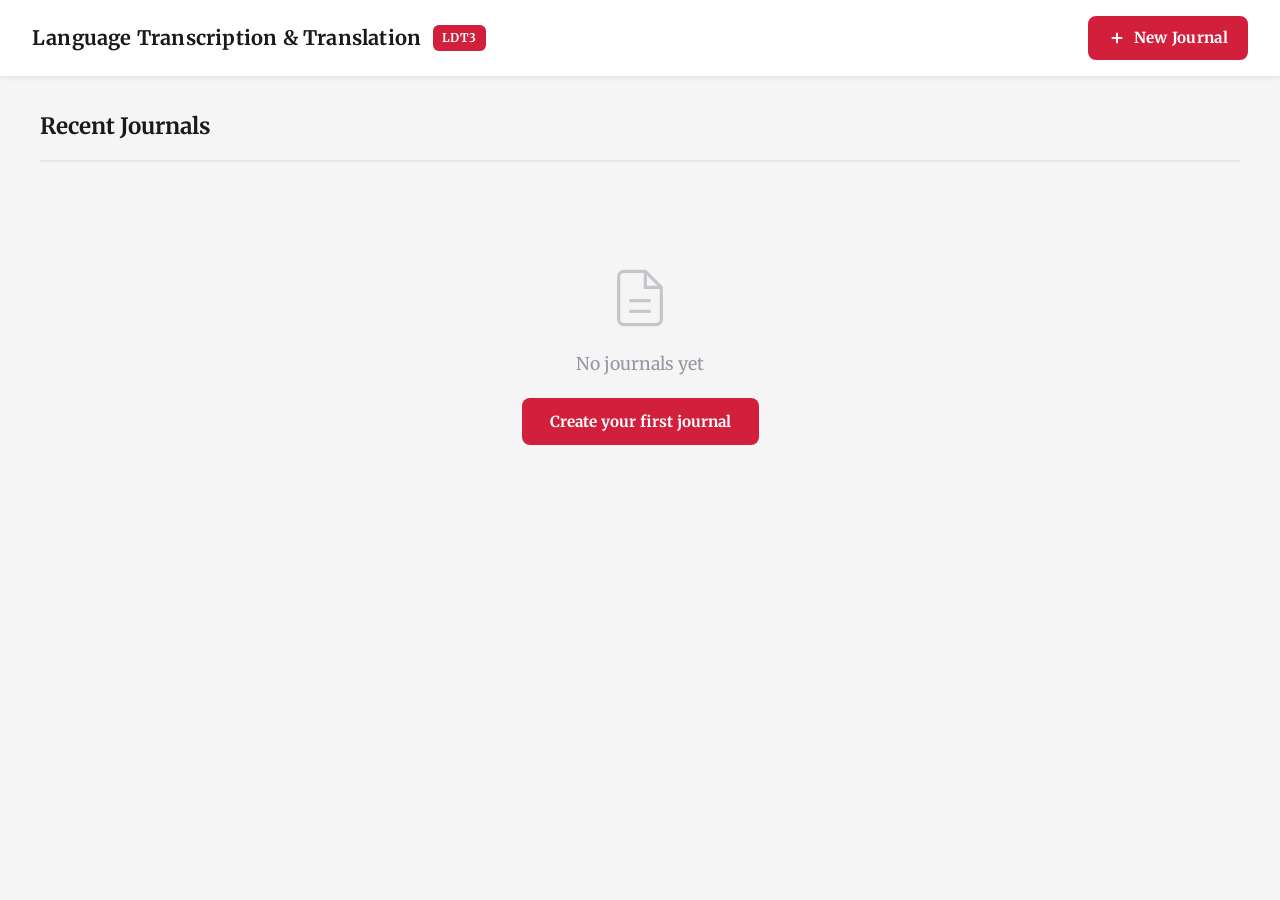
<file: index.html>
<!DOCTYPE html>
<html lang="en">
<head>
    <meta charset="UTF-8">
    <meta name="viewport" content="width=device-width, initial-scale=1.0">
    <title>LDT3 - Language Transcription & Translation</title>
    <link rel="stylesheet" href="home.css">
    <link rel="preconnect" href="https://fonts.googleapis.com">
    <link rel="preconnect" href="https://fonts.gstatic.com" crossorigin>
    <link href="https://fonts.googleapis.com/css2?family=Merriweather:wght@300;400;700&display=swap" rel="stylesheet">
</head>
<body>
    <header class="top-bar">
        <div class="top-bar-left">
            <h1 class="app-title">Language Transcription &amp; Translation</h1>
            <span class="app-badge">LDT3</span>
        </div>
        <div class="top-bar-right">
            <a href="journal.html" class="new-journal-btn">
                <svg viewBox="0 0 24 24" fill="none" stroke="currentColor" stroke-width="2.5">
                    <line x1="12" y1="5" x2="12" y2="19"></line>
                    <line x1="5" y1="12" x2="19" y2="12"></line>
                </svg>
                New Journal
            </a>
        </div>
    </header>

    <main class="main-container">
        <div class="section-header">
            <h2 class="section-title">Recent Journals</h2>
            <span class="section-count" id="section-count"></span>
        </div>

        <div class="journal-grid" id="journal-grid"></div>

        <div class="empty-state" id="empty-state">
            <svg viewBox="0 0 24 24" fill="none" stroke="currentColor" stroke-width="1.2">
                <path d="M14 2H6a2 2 0 0 0-2 2v16a2 2 0 0 0 2 2h12a2 2 0 0 0 2-2V8z"></path>
                <polyline points="14 2 14 8 20 8"></polyline>
                <line x1="16" y1="13" x2="8" y2="13"></line>
                <line x1="16" y1="17" x2="8" y2="17"></line>
            </svg>
            <p>No journals yet</p>
            <a href="journal.html" class="empty-cta">Create your first journal</a>
        </div>
    </main>

    <script src="home.js"></script>
</body>
</html>
</file>
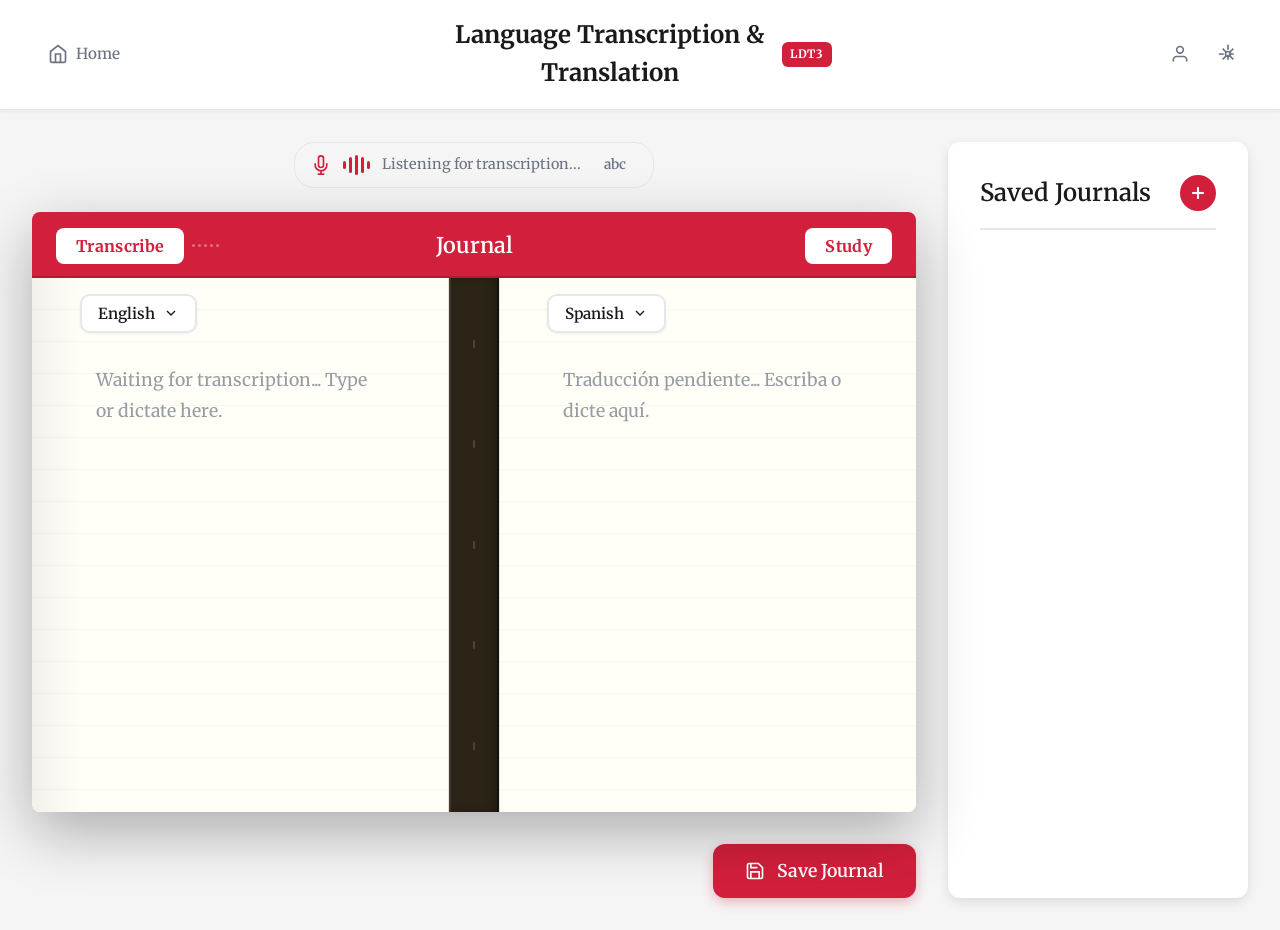
<file: journal.html>
<!DOCTYPE html>
<html lang="en">
<head>
    <meta charset="UTF-8">
    <meta name="viewport" content="width=device-width, initial-scale=1.0">
    <title>Language Transcription & Translation - Journal</title>
    <link rel="stylesheet" href="journal.css">
    <link rel="preconnect" href="https://fonts.googleapis.com">
    <link rel="preconnect" href="https://fonts.gstatic.com" crossorigin>
    <link href="https://fonts.googleapis.com/css2?family=Merriweather:wght@300;400;700&display=swap" rel="stylesheet">
</head>
<body>
    <!-- Top Bar -->
    <header class="top-bar">
        <div class="top-bar-left">
            <a href="index.html" class="home-btn" aria-label="Home">
                <svg viewBox="0 0 24 24" fill="none" stroke="currentColor" stroke-width="2">
                    <path d="M3 9l9-7 9 7v11a2 2 0 0 1-2 2H5a2 2 0 0 1-2-2z"></path>
                    <polyline points="9 22 9 12 15 12 15 22"></polyline>
                </svg>
                <span>Home</span>
            </a>
        </div>
        <h1 class="app-title">Language Transcription &amp; Translation <span class="app-badge">LDT3</span></h1>
        <div class="top-bar-right">
            <button class="icon-btn" id="profile-btn" aria-label="Profile">
                <svg viewBox="0 0 24 24" fill="none" stroke="currentColor" stroke-width="2">
                    <path d="M20 21v-2a4 4 0 0 0-4-4H8a4 4 0 0 0-4 4v2"></path>
                    <circle cx="12" cy="7" r="4"></circle>
                </svg>
            </button>
            <button class="icon-btn" id="settings-btn" aria-label="Settings">
                <svg viewBox="0 0 24 24" fill="none" stroke="currentColor" stroke-width="2">
                    <circle cx="12" cy="12" r="3"></circle>
                    <path d="M12 1v6m0 6v6M5.64 5.64l4.24 4.24m4.24 4.24l4.24 4.24M1 12h6m6 0h6M5.64 18.36l4.24-4.24m4.24-4.24l4.24-4.24"></path>
                </svg>
            </button>
        </div>
    </header>

    <!-- Main Content Area -->
    <div class="main-container">
        <!-- Central Notebook -->
        <div class="notebook-section">
            <!-- Listening for transcription (above journal) -->
            <div class="listening-indicator" id="listening-indicator">
                <button class="mic-toggle-btn" id="mic-toggle-btn" aria-label="Toggle microphone">
                    <svg class="mic-icon" id="mic-icon" viewBox="0 0 24 24" fill="none" stroke="currentColor" stroke-width="2">
                        <path d="M12 1a3 3 0 0 0-3 3v8a3 3 0 0 0 6 0V4a3 3 0 0 0-3-3z"></path>
                        <path d="M19 10v2a7 7 0 0 1-14 0v-2"></path>
                        <line x1="12" y1="19" x2="12" y2="23"></line>
                        <line x1="8" y1="23" x2="16" y2="23"></line>
                    </svg>
                    <svg class="mic-muted-icon" id="mic-muted-icon" viewBox="0 0 24 24" fill="none" stroke="currentColor" stroke-width="2" style="display: none;">
                        <path d="M1 1l22 22"></path>
                        <path d="M9 9v3a3 3 0 0 0 5.12 2.12M15 9.34V4a3 3 0 0 0-5.94-.6"></path>
                        <path d="M17 16.95A7 7 0 0 1 5 12v-2m14 0v2a7 7 0 0 1-.11 1.23"></path>
                        <line x1="12" y1="19" x2="12" y2="23"></line>
                        <line x1="8" y1="23" x2="16" y2="23"></line>
                    </svg>
                </button>
                <div class="waveform" id="waveform">
                    <div class="wave-bar"></div>
                    <div class="wave-bar"></div>
                    <div class="wave-bar"></div>
                    <div class="wave-bar"></div>
                    <div class="wave-bar"></div>
                </div>
                <span class="listening-text" id="listening-text">Listening for transcription...</span>
                <button class="lang-script-btn" id="lang-script-btn" aria-label="Toggle script: Latin">
                    <span class="lang-script-abc" id="lang-script-abc">abc</span>
                    <span class="lang-script-char" id="lang-script-char" style="display: none;">文</span>
                </button>
            </div>
            <div class="notebook">
                <!-- Shared journal title (changeable, applies to both sides) -->
                <div class="journal-title-wrap">
                    <div class="transcribe-btn-wrap">
                        <button type="button" class="transcribe-btn" id="transcribe-btn">Transcribe</button>
                        <div class="transcribe-indicator" id="transcribe-indicator" aria-label="Transcription status">
                            <div class="title-wave-bar"></div>
                            <div class="title-wave-bar"></div>
                            <div class="title-wave-bar"></div>
                            <div class="title-wave-bar"></div>
                            <div class="title-wave-bar"></div>
                        </div>
                    </div>
                    <div class="journal-title-center">
                        <h2 class="journal-title" contenteditable="true" id="journal-title" data-placeholder="Journal">Journal</h2>
                    </div>
                    <button type="button" class="study-btn" id="study-btn">Study</button>
                </div>
                <div class="notebook-spread" id="notebook-spread">
                    <!-- Left Page -->
                    <div class="page left-page">
                        <div class="page-content">
                            <div class="language-select-wrap">
                                <button type="button" class="language-btn" id="language-left-btn" aria-haspopup="listbox" aria-expanded="false">
                                    <span class="language-btn-label" id="language-left-label">English</span>
                                    <svg class="language-btn-chevron" viewBox="0 0 24 24" fill="none" stroke="currentColor" stroke-width="2">
                                        <polyline points="6 9 12 15 18 9"></polyline>
                                    </svg>
                                </button>
                                <div class="language-dropdown" id="language-left-dropdown" role="listbox" aria-hidden="true"></div>
                            </div>
                            <div class="page-text" contenteditable="true" id="english-text">
                                Waiting for transcription... Type or dictate here.
                            </div>
                        </div>
                    </div>

                    <!-- Binding -->
                    <div class="binding">
                        <div class="binding-stitch"></div>
                        <div class="binding-stitch"></div>
                        <div class="binding-stitch"></div>
                        <div class="binding-stitch"></div>
                        <div class="binding-stitch"></div>
                    </div>

                    <!-- Right Page -->
                    <div class="page right-page">
                        <div class="page-content">
                            <div class="language-select-wrap">
                                <button type="button" class="language-btn" id="language-right-btn" aria-haspopup="listbox" aria-expanded="false">
                                    <span class="language-btn-label" id="language-right-label">Spanish</span>
                                    <svg class="language-btn-chevron" viewBox="0 0 24 24" fill="none" stroke="currentColor" stroke-width="2">
                                        <polyline points="6 9 12 15 18 9"></polyline>
                                    </svg>
                                </button>
                                <div class="language-dropdown" id="language-right-dropdown" role="listbox" aria-hidden="true"></div>
                            </div>
                            <div class="page-text" contenteditable="true" id="spanish-text">
                                Traducción pendiente... Escriba o dicte aquí.
                            </div>
                        </div>
                    </div>
                </div>
                <!-- Study mode: single centered page with flip -->
                <div class="study-mode-view" id="study-mode-view" aria-hidden="true">
                    <div class="study-mode-inner">
                        <div class="study-card" id="study-card">
                            <div class="study-card-inner" id="study-card-inner">
                                <div class="study-face study-face-source" id="study-face-source">
                                    <div class="study-face-label" id="study-source-label">English</div>
                                    <div class="study-face-text" id="study-source-text"></div>
                                </div>
                                <div class="study-face study-face-target" id="study-face-target">
                                    <div class="study-face-label" id="study-target-label">Spanish</div>
                                    <div class="study-face-text" id="study-target-text"></div>
                                </div>
                            </div>
                        </div>
                        <div class="study-controls">
                            <button type="button" class="study-score-btn missed-btn" id="missed-btn">
                                Missed <span class="score-badge" id="missed-count">0</span>
                            </button>
                            <button type="button" class="flip-page-btn" id="flip-page-btn">
                                <span id="flip-page-btn-text">Show translation</span>
                            </button>
                            <button type="button" class="study-score-btn correct-btn" id="correct-btn">
                                Correct <span class="score-badge" id="correct-count">0</span>
                            </button>
                        </div>
                    </div>
                </div>
            </div>

            <!-- Save Journal Button -->
            <div class="save-button-container">
                <button class="save-journal-btn" id="save-journal-btn">
                    <svg class="save-icon" viewBox="0 0 24 24" fill="none" stroke="currentColor" stroke-width="2">
                        <path d="M19 21H5a2 2 0 0 1-2-2V5a2 2 0 0 1 2-2h11l5 5v11a2 2 0 0 1-2 2z"></path>
                        <polyline points="17 21 17 13 7 13 7 21"></polyline>
                        <polyline points="7 3 7 8 15 8"></polyline>
                    </svg>
                    <span>Save Journal</span>
                </button>
            </div>
        </div>

        <!-- Right Sidebar - Saved Journals -->
        <aside class="sidebar">
            <div class="sidebar-header">
                <h2 class="sidebar-title">Saved Journals</h2>
                <button type="button" class="new-journal-btn" id="new-journal-btn" aria-label="New journal">
                    <svg viewBox="0 0 24 24" fill="none" stroke="currentColor" stroke-width="2.5">
                        <line x1="12" y1="5" x2="12" y2="19"></line>
                        <line x1="5" y1="12" x2="19" y2="12"></line>
                    </svg>
                </button>
            </div>
            <div class="journal-list" id="journal-list">
                <div class="journal-item">
                    <svg class="journal-icon" viewBox="0 0 24 24" fill="none" stroke="currentColor" stroke-width="2">
                        <path d="M14 2H6a2 2 0 0 0-2 2v16a2 2 0 0 0 2 2h12a2 2 0 0 0 2-2V8z"></path>
                        <polyline points="14 2 14 8 20 8"></polyline>
                        <line x1="16" y1="13" x2="8" y2="13"></line>
                        <line x1="16" y1="17" x2="8" y2="17"></line>
                        <polyline points="10 9 9 9 8 9"></polyline>
                    </svg>
                    <span class="journal-name">Journal - Oct 25</span>
                </div>
                <div class="journal-item">
                    <svg class="journal-icon" viewBox="0 0 24 24" fill="none" stroke="currentColor" stroke-width="2">
                        <path d="M14 2H6a2 2 0 0 0-2 2v16a2 2 0 0 0 2 2h12a2 2 0 0 0 2-2V8z"></path>
                        <polyline points="14 2 14 8 20 8"></polyline>
                        <line x1="16" y1="13" x2="8" y2="13"></line>
                        <line x1="16" y1="17" x2="8" y2="17"></line>
                        <polyline points="10 9 9 9 8 9"></polyline>
                    </svg>
                    <span class="journal-name">Lecture Notes - Oct 24</span>
                </div>
                <div class="journal-item">
                    <svg class="journal-icon" viewBox="0 0 24 24" fill="none" stroke="currentColor" stroke-width="2">
                        <path d="M14 2H6a2 2 0 0 0-2 2v16a2 2 0 0 0 2 2h12a2 2 0 0 0 2-2V8z"></path>
                        <polyline points="14 2 14 8 20 8"></polyline>
                        <line x1="16" y1="13" x2="8" y2="13"></line>
                        <line x1="16" y1="17" x2="8" y2="17"></line>
                        <polyline points="10 9 9 9 8 9"></polyline>
                    </svg>
                    <span class="journal-name">Interview - Oct 29</span>
                </div>
                <div class="journal-item">
                    <svg class="journal-icon" viewBox="0 0 24 24" fill="none" stroke="currentColor" stroke-width="2">
                        <path d="M14 2H6a2 2 0 0 0-2 2v16a2 2 0 0 0 2 2h12a2 2 0 0 0 2-2V8z"></path>
                        <polyline points="14 2 14 8 20 8"></polyline>
                        <line x1="16" y1="13" x2="8" y2="13"></line>
                        <line x1="16" y1="17" x2="8" y2="17"></line>
                        <polyline points="10 9 9 9 8 9"></polyline>
                    </svg>
                    <span class="journal-name">Lecture Notes - Oct 22</span>
                </div>
            </div>
        </aside>
    </div>

    <script src="journal.js"></script>
</body>
</html>
</file>
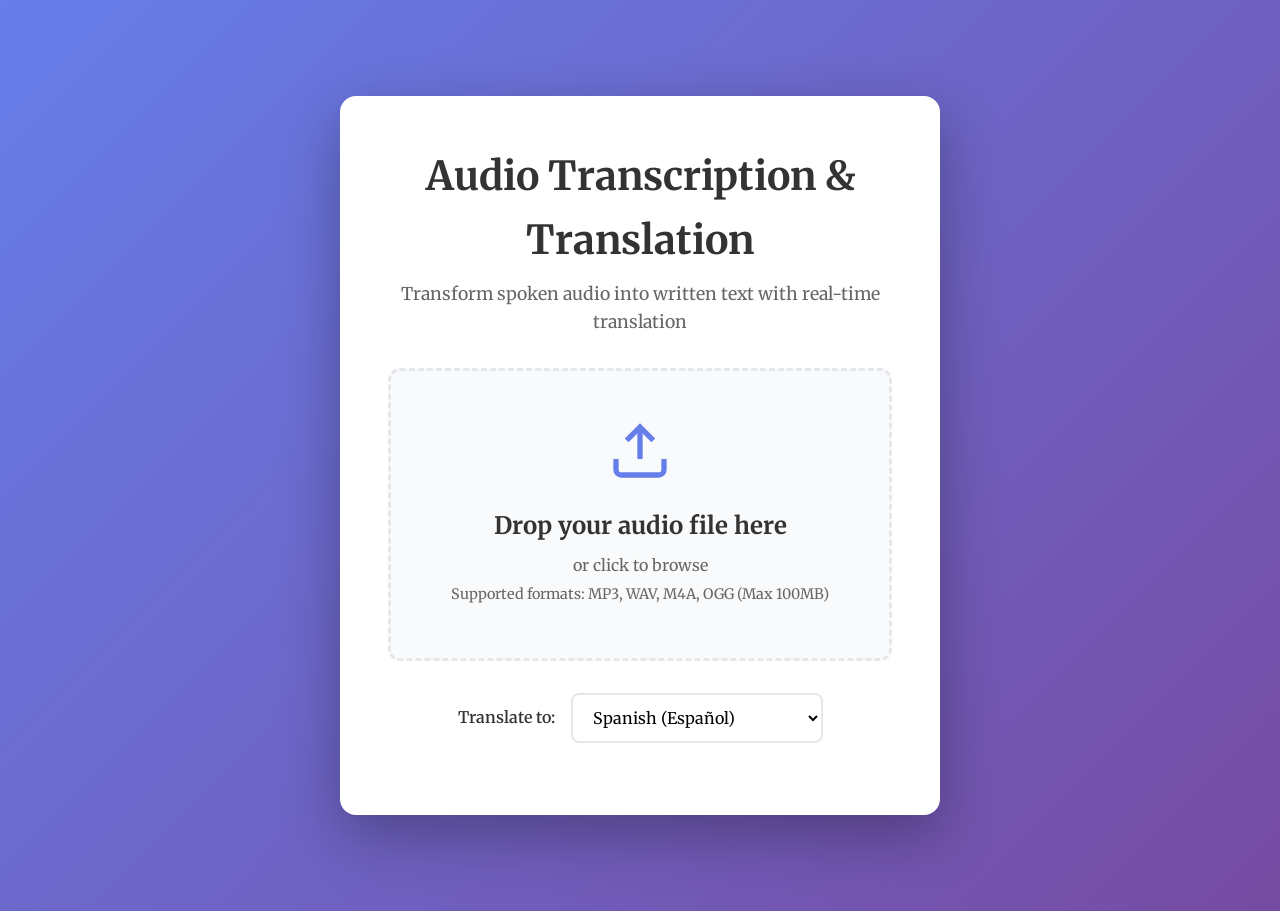
<file: notebook.html>
<!DOCTYPE html>
<html lang="en">
<head>
    <meta charset="UTF-8">
    <meta name="viewport" content="width=device-width, initial-scale=1.0">
    <title>Audio Transcription & Translation - Notebook</title>
    <link rel="stylesheet" href="styles.css">
    <link rel="preconnect" href="https://fonts.googleapis.com">
    <link rel="preconnect" href="https://fonts.gstatic.com" crossorigin>
    <link href="https://fonts.googleapis.com/css2?family=Merriweather:wght@300;400;700&display=swap" rel="stylesheet">
</head>
<body>
    <!-- Upload Screen (shown initially) -->
    <div id="upload-screen" class="screen active">
        <div class="upload-container">
            <h1>Audio Transcription & Translation</h1>
            <p class="subtitle">Transform spoken audio into written text with real-time translation</p>
            
            <div class="upload-area" id="upload-area">
                <div class="upload-content">
                    <svg class="upload-icon" viewBox="0 0 24 24" fill="none" stroke="currentColor" stroke-width="2">
                        <path d="M21 15v4a2 2 0 0 1-2 2H5a2 2 0 0 1-2-2v-4"></path>
                        <polyline points="17 8 12 3 7 8"></polyline>
                        <line x1="12" y1="3" x2="12" y2="15"></line>
                    </svg>
                    <h2>Drop your audio file here</h2>
                    <p>or click to browse</p>
                    <p class="file-info">Supported formats: MP3, WAV, M4A, OGG (Max 100MB)</p>
                </div>
                <input type="file" id="file-input" accept="audio/*" hidden>
            </div>

            <div class="upload-controls">
                <div class="language-selector">
                    <label for="target-language">Translate to:</label>
                    <select id="target-language">
                        <option value="es">Spanish (Español)</option>
                        <option value="fr">French (Français)</option>
                        <option value="de">German (Deutsch)</option>
                        <option value="it">Italian (Italiano)</option>
                        <option value="pt">Portuguese (Português)</option>
                        <option value="zh">Chinese Simplified (中文)</option>
                        <option value="ja">Japanese (日本語)</option>
                        <option value="ko">Korean (한국어)</option>
                        <option value="ar">Arabic (العربية)</option>
                        <option value="hi">Hindi (हिन्दी)</option>
                    </select>
                </div>
            </div>

            <div class="upload-progress" id="upload-progress" style="display: none;">
                <div class="progress-bar">
                    <div class="progress-fill" id="progress-fill"></div>
                </div>
                <p class="progress-text" id="progress-text">Uploading...</p>
            </div>
        </div>
    </div>

    <!-- Processing Screen -->
    <div id="processing-screen" class="screen">
        <div class="processing-container">
            <div class="spinner"></div>
            <h2>Processing your audio...</h2>
            <p id="processing-status">Transcribing audio...</p>
            <div class="processing-progress">
                <div class="progress-bar">
                    <div class="progress-fill" id="processing-progress-fill"></div>
                </div>
            </div>
        </div>
    </div>

    <!-- Notebook Interface (main view) -->
    <div id="notebook-screen" class="screen">
        <div class="notebook-container">
            <!-- Audio Player Controls -->
            <div class="audio-player">
                <button class="play-btn" id="play-btn" aria-label="Play/Pause">
                    <svg id="play-icon" viewBox="0 0 24 24" fill="currentColor">
                        <path d="M8 5v14l11-7z"/>
                    </svg>
                    <svg id="pause-icon" viewBox="0 0 24 24" fill="currentColor" style="display: none;">
                        <path d="M6 4h4v16H6V4zm8 0h4v16h-4V4z"/>
                    </svg>
                </button>
                <div class="time-display">
                    <span id="current-time">0:00</span> / <span id="total-time">0:00</span>
                </div>
                <div class="seek-bar-container">
                    <input type="range" id="seek-bar" min="0" max="100" value="0" class="seek-bar">
                </div>
                <div class="speed-control">
                    <label for="speed-select">Speed:</label>
                    <select id="speed-select">
                        <option value="0.5">0.5x</option>
                        <option value="0.75">0.75x</option>
                        <option value="1" selected>1x</option>
                        <option value="1.25">1.25x</option>
                        <option value="1.5">1.5x</option>
                        <option value="2">2x</option>
                    </select>
                </div>
                <div class="volume-control">
                    <label for="volume-slider">Volume:</label>
                    <input type="range" id="volume-slider" min="0" max="100" value="100" class="volume-slider">
                </div>
                <button class="new-upload-btn" id="new-upload-btn">Back to Home</button>
            </div>

            <!-- Notebook Pages -->
            <div class="notebook">
                <!-- Left Page (English Transcription) -->
                <div class="page left-page" id="left-page">
                    <div class="page-content">
                        <div class="page-header">
                            <h3>English Transcription</h3>
                        </div>
                        <div class="transcription-content" id="transcription-content">
                            <!-- Transcription segments will be inserted here -->
                        </div>
                    </div>
                </div>

                <!-- Binding -->
                <div class="binding"></div>

                <!-- Right Page (Translation) -->
                <div class="page right-page" id="right-page">
                    <div class="page-content">
                        <div class="page-header">
                            <h3 id="target-language-header">Spanish Translation</h3>
                        </div>
                        <div class="translation-content" id="translation-content">
                            <!-- Translation segments will be inserted here -->
                        </div>
                    </div>
                </div>
            </div>
        </div>
    </div>

    <script src="script.js"></script>
</body>
</html>
</file>
<file: home.css>
/* Reset & Base */
* {
    margin: 0;
    padding: 0;
    box-sizing: border-box;
}

:root {
    --accent-color: #D21F3C;
    --accent-hover: #B01A32;
    --page-color: #FFFEF7;
    --text-color: #1A1A1A;
    --light-bg: #F5F5F5;
    --border-color: #E5E7EB;
    --gray-text: #6B7280;
    --shadow: 0 4px 12px rgba(0, 0, 0, 0.08);
    --shadow-lg: 0 12px 40px rgba(0, 0, 0, 0.15);
}

body {
    font-family: 'Merriweather', serif;
    background: var(--light-bg);
    min-height: 100vh;
    color: var(--text-color);
    line-height: 1.6;
    display: flex;
    flex-direction: column;
}

/* ── Top Bar ── */
.top-bar {
    background: white;
    border-bottom: 1px solid var(--border-color);
    padding: 1rem 2rem;
    display: flex;
    align-items: center;
    justify-content: space-between;
    box-shadow: 0 2px 4px rgba(0, 0, 0, 0.05);
    position: sticky;
    top: 0;
    z-index: 100;
}

.top-bar-left {
    display: flex;
    align-items: center;
    gap: 0.75rem;
}

.app-title {
    font-size: 1.25rem;
    font-weight: 700;
    color: var(--text-color);
    letter-spacing: 0.01em;
}

.app-badge {
    background: var(--accent-color);
    color: white;
    font-size: 0.75rem;
    font-weight: 700;
    padding: 0.2rem 0.55rem;
    border-radius: 6px;
    letter-spacing: 0.04em;
}

.top-bar-right {
    display: flex;
    align-items: center;
    gap: 1rem;
}

.new-journal-btn {
    display: flex;
    align-items: center;
    gap: 0.5rem;
    padding: 0.6rem 1.25rem;
    background: var(--accent-color);
    color: white;
    border: none;
    border-radius: 8px;
    font-size: 0.95rem;
    font-weight: 700;
    font-family: 'Merriweather', serif;
    text-decoration: none;
    cursor: pointer;
    transition: background 0.2s, transform 0.2s, box-shadow 0.2s;
    letter-spacing: 0.02em;
}

.new-journal-btn svg {
    width: 18px;
    height: 18px;
    flex-shrink: 0;
}

.new-journal-btn:hover {
    background: var(--accent-hover);
    transform: translateY(-1px);
    box-shadow: 0 4px 12px rgba(210, 31, 60, 0.35);
}

.new-journal-btn:active {
    transform: translateY(0);
}

/* ── Main Container ── */
.main-container {
    flex: 1;
    padding: 2rem 2.5rem 3rem;
    max-width: 1600px;
    width: 100%;
    margin: 0 auto;
}

/* ── Section Header ── */
.section-header {
    display: flex;
    align-items: baseline;
    gap: 0.75rem;
    margin-bottom: 1.5rem;
    padding-bottom: 1rem;
    border-bottom: 2px solid var(--border-color);
}

.section-title {
    font-size: 1.4rem;
    font-weight: 700;
    color: var(--text-color);
}

.section-count {
    font-size: 0.9rem;
    color: var(--gray-text);
    font-weight: 400;
}

/* ── Calendar Grid ── */
.journal-grid {
    display: grid;
    grid-template-columns: repeat(auto-fill, minmax(260px, 1fr));
    gap: 1.25rem;
}

/* ── Journal Card ── */
.journal-card {
    background: var(--page-color);
    border-radius: 12px;
    box-shadow: var(--shadow);
    overflow: hidden;
    cursor: pointer;
    transition: transform 0.2s ease, box-shadow 0.2s ease;
    position: relative;
    display: flex;
    flex-direction: column;
    border: 1px solid var(--border-color);
}

.journal-card:hover {
    transform: translateY(-4px);
    box-shadow: var(--shadow-lg);
}

/* Card date header — accent colored like the journal title bar */
.card-date-header {
    background: var(--accent-color);
    padding: 1rem 1.25rem;
    display: flex;
    align-items: center;
    justify-content: space-between;
    gap: 0.75rem;
    flex-shrink: 0;
}

.card-day {
    font-size: 2.4rem;
    font-weight: 700;
    color: white;
    line-height: 1;
}

.card-month-year {
    display: flex;
    flex-direction: column;
    align-items: flex-end;
    gap: 0.1rem;
}

.card-month {
    font-size: 0.9rem;
    font-weight: 700;
    color: rgba(255, 255, 255, 0.9);
    text-transform: uppercase;
    letter-spacing: 0.05em;
}

.card-year {
    font-size: 0.8rem;
    color: rgba(255, 255, 255, 0.65);
    font-weight: 400;
}

/* Card body */
.card-body {
    padding: 1rem 1.25rem 1.1rem;
    display: flex;
    flex-direction: column;
    gap: 0.6rem;
    flex: 1;
}

.card-title {
    font-size: 1rem;
    font-weight: 700;
    color: var(--text-color);
    line-height: 1.35;
    display: -webkit-box;
    -webkit-line-clamp: 2;
    -webkit-box-orient: vertical;
    overflow: hidden;
}

.card-languages {
    display: flex;
    align-items: center;
    gap: 0.4rem;
    font-size: 0.8rem;
    color: var(--gray-text);
    font-weight: 400;
}

.card-lang-arrow {
    color: var(--accent-color);
    font-style: normal;
}

.card-preview {
    font-size: 0.82rem;
    color: var(--gray-text);
    line-height: 1.55;
    display: -webkit-box;
    -webkit-line-clamp: 3;
    -webkit-box-orient: vertical;
    overflow: hidden;
    flex: 1;
}

/* Score row */
.card-scores {
    display: flex;
    gap: 0.5rem;
    margin-top: 0.25rem;
    flex-wrap: wrap;
}

.score-pill {
    display: flex;
    align-items: center;
    gap: 0.3rem;
    font-size: 0.78rem;
    font-weight: 700;
    padding: 0.2rem 0.6rem;
    border-radius: 999px;
}

.score-pill.correct {
    background: #dcfce7;
    color: #16a34a;
}

.score-pill.missed {
    background: #fee2e2;
    color: #dc2626;
}

/* Horizontal rule between sections */
.card-divider {
    height: 1px;
    background: var(--border-color);
    margin: 0 1.25rem;
    flex-shrink: 0;
}

/* Delete button */
.card-delete-btn {
    position: absolute;
    top: 0.6rem;
    right: 0.6rem;
    width: 26px;
    height: 26px;
    border-radius: 50%;
    background: rgba(0, 0, 0, 0.25);
    border: none;
    color: white;
    cursor: pointer;
    display: flex;
    align-items: center;
    justify-content: center;
    opacity: 0;
    transition: opacity 0.2s, background 0.2s;
    flex-shrink: 0;
}

.card-delete-btn svg {
    width: 13px;
    height: 13px;
}

.journal-card:hover .card-delete-btn {
    opacity: 1;
}

.card-delete-btn:hover {
    background: rgba(220, 38, 38, 0.85);
}

/* ── Empty State ── */
.empty-state {
    display: none;
    flex-direction: column;
    align-items: center;
    justify-content: center;
    gap: 1.25rem;
    padding: 5rem 2rem;
    color: var(--gray-text);
}

.empty-state svg {
    width: 64px;
    height: 64px;
    opacity: 0.35;
}

.empty-state p {
    font-size: 1.1rem;
    font-weight: 400;
    opacity: 0.7;
}

.empty-cta {
    display: inline-block;
    padding: 0.7rem 1.75rem;
    background: var(--accent-color);
    color: white;
    border-radius: 8px;
    text-decoration: none;
    font-size: 0.95rem;
    font-weight: 700;
    font-family: 'Merriweather', serif;
    transition: background 0.2s, transform 0.2s;
}

.empty-cta:hover {
    background: var(--accent-hover);
    transform: translateY(-2px);
}

/* ── Responsive ── */
@media (max-width: 900px) {
    .main-container {
        padding: 1.5rem 1.5rem 2.5rem;
    }

    .journal-grid {
        grid-template-columns: repeat(auto-fill, minmax(220px, 1fr));
        gap: 1rem;
    }
}

@media (max-width: 600px) {
    .top-bar {
        padding: 0.85rem 1.25rem;
    }

    .app-title {
        font-size: 1rem;
    }

    .main-container {
        padding: 1.25rem 1rem 2rem;
    }

    .journal-grid {
        grid-template-columns: 1fr 1fr;
        gap: 0.85rem;
    }

    .card-day {
        font-size: 2rem;
    }
}

@media (max-width: 420px) {
    .journal-grid {
        grid-template-columns: 1fr;
    }
}
</file>
<file: journal.css>
/* Reset and Base Styles */
* {
    margin: 0;
    padding: 0;
    box-sizing: border-box;
}

:root {
    --accent-color: #D21F3C;
    --accent-hover: #B01A32;
    --accent-light: #E84A5F;
    --page-color: #FFFEF7;
    --binding-color: #2C2416;
    --text-color: #1A1A1A;
    --light-bg: #F5F5F5;
    --border-color: #E5E7EB;
    --gray-text: #6B7280;
    --shadow: 0 4px 12px rgba(0, 0, 0, 0.1);
    --shadow-lg: 0 20px 60px rgba(0, 0, 0, 0.3);
}

body {
    font-family: 'Merriweather', serif;
    background: #F5F5F5;
    min-height: 100vh;
    color: var(--text-color);
    line-height: 1.6;
    display: flex;
    flex-direction: column;
}

/* Top Bar */
.top-bar {
    background: white;
    border-bottom: 1px solid var(--border-color);
    padding: 1rem 2rem;
    display: flex;
    align-items: center;
    justify-content: space-between;
    box-shadow: 0 2px 4px rgba(0, 0, 0, 0.05);
    position: sticky;
    top: 0;
    z-index: 100;
}

.top-bar-left {
    flex: 1;
    display: flex;
    align-items: center;
}

.home-btn {
    display: flex;
    align-items: center;
    gap: 0.5rem;
    padding: 0.5rem 1rem;
    border-radius: 8px;
    background: transparent;
    color: var(--gray-text);
    text-decoration: none;
    font-size: 0.95rem;
    font-weight: 500;
    transition: all 0.3s;
    font-family: 'Merriweather', serif;
}

.home-btn:hover {
    background: var(--light-bg);
    color: var(--accent-color);
}

.home-btn svg {
    width: 20px;
    height: 20px;
}

.listening-indicator {
    display: flex;
    align-items: center;
    gap: 0.75rem;
    background: var(--light-bg);
    padding: 0.5rem 1rem;
    border-radius: 20px;
    border: 1px solid var(--border-color);
}

.listening-indicator.muted {
    opacity: 0.6;
    background: #F3F4F6;
}

.mic-toggle-btn {
    background: transparent;
    border: none;
    cursor: pointer;
    padding: 0;
    display: flex;
    align-items: center;
    justify-content: center;
    transition: transform 0.2s;
    flex-shrink: 0;
}

.mic-toggle-btn:hover {
    transform: scale(1.1);
}

.mic-toggle-btn:active {
    transform: scale(0.95);
}

.mic-icon,
.mic-muted-icon {
    width: 20px;
    height: 20px;
    color: var(--accent-color);
    flex-shrink: 0;
}

.mic-muted-icon {
    color: var(--gray-text);
}

.waveform {
    display: flex;
    align-items: center;
    gap: 3px;
    height: 20px;
}

.waveform.muted .wave-bar {
    animation: none;
    opacity: 0.3;
    height: 4px;
}

.wave-bar {
    width: 3px;
    background: var(--accent-color);
    border-radius: 2px;
    animation: wave 1.2s ease-in-out infinite;
}

.wave-bar:nth-child(1) {
    height: 8px;
    animation-delay: 0s;
}

.wave-bar:nth-child(2) {
    height: 16px;
    animation-delay: 0.2s;
}

.wave-bar:nth-child(3) {
    height: 20px;
    animation-delay: 0.4s;
}

.wave-bar:nth-child(4) {
    height: 16px;
    animation-delay: 0.6s;
}

.wave-bar:nth-child(5) {
    height: 8px;
    animation-delay: 0.8s;
}

@keyframes wave {
    0%, 100% {
        transform: scaleY(0.5);
        opacity: 0.7;
    }
    50% {
        transform: scaleY(1);
        opacity: 1;
    }
}

.listening-text {
    font-size: 0.9rem;
    color: var(--gray-text);
    white-space: nowrap;
}

.lang-script-btn {
    background: transparent;
    border: none;
    cursor: pointer;
    padding: 0.35rem 0.6rem;
    display: flex;
    align-items: center;
    justify-content: center;
    min-width: 36px;
    height: 28px;
    border-radius: 6px;
    transition: all 0.2s;
    flex-shrink: 0;
    font-family: 'Merriweather', serif;
    color: var(--gray-text);
    border: 1px solid transparent;
}

.lang-script-btn:hover {
    background: rgba(210, 31, 60, 0.08);
    color: var(--accent-color);
    border-color: rgba(210, 31, 60, 0.2);
}

.lang-script-btn:active {
    transform: scale(0.98);
}

.lang-script-abc {
    font-size: 0.85rem;
    font-weight: 600;
    letter-spacing: 0.02em;
}

.lang-script-char {
    font-size: 1.1rem;
    font-weight: 600;
}

.app-title {
    font-size: 1.5rem;
    font-weight: 700;
    color: var(--text-color);
    text-align: center;
    flex: 1;
    margin: 0 2rem;
    display: flex;
    align-items: center;
    justify-content: center;
    gap: 0.6rem;
}

.app-badge {
    background: var(--accent-color);
    color: white;
    font-size: 0.72rem;
    font-weight: 700;
    padding: 0.2rem 0.55rem;
    border-radius: 6px;
    letter-spacing: 0.04em;
    vertical-align: middle;
    flex-shrink: 0;
}

.top-bar-right {
    display: flex;
    gap: 0.5rem;
    flex: 1;
    justify-content: flex-end;
}

.icon-btn {
    width: 40px;
    height: 40px;
    border-radius: 50%;
    border: none;
    background: transparent;
    color: var(--gray-text);
    cursor: pointer;
    display: flex;
    align-items: center;
    justify-content: center;
    transition: all 0.3s;
}

.icon-btn:hover {
    background: var(--light-bg);
    color: var(--accent-color);
}

.icon-btn svg {
    width: 20px;
    height: 20px;
}

/* Main Container */
.main-container {
    flex: 1;
    display: flex;
    gap: 2rem;
    padding: 2rem;
    overflow: hidden;
}

/* Notebook Section */
.notebook-section {
    flex: 1;
    display: flex;
    flex-direction: column;
    position: relative;
    min-width: 0;
}

/* Listening indicator above journal */
.notebook-section > .listening-indicator {
    margin-bottom: 1.5rem;
    align-self: center;
    max-width: 100%;
}

.notebook {
    display: flex;
    flex-direction: column;
    background: white;
    border-radius: 8px;
    box-shadow: var(--shadow-lg);
    overflow: hidden;
    position: relative;
    flex: 1;
    min-height: 600px;
}

.journal-title-wrap {
    width: 100%;
    padding: 1rem 1.5rem 0.75rem;
    background: var(--accent-color);
    border-bottom: 2px solid var(--accent-hover);
    flex-shrink: 0;
    display: flex;
    align-items: center;
    justify-content: space-between;
    gap: 1rem;
    position: relative;
}

.journal-title-center {
    position: absolute;
    left: 0;
    right: 0;
    text-align: center;
    pointer-events: none;
}

.journal-title {
    font-size: 1.35rem;
    font-weight: 600;
    color: white;
    outline: none;
    margin: 0;
    padding: 0.25rem 0;
    display: inline-block;
    pointer-events: auto;
}

.journal-title:empty::before {
    content: attr(data-placeholder);
    color: rgba(255, 255, 255, 0.85);
}

.study-btn {
    flex-shrink: 0;
    padding: 0.5rem 1.25rem;
    font-size: 1rem;
    font-weight: 700;
    font-family: 'Merriweather', serif;
    color: var(--accent-color);
    background: white;
    border: none;
    border-radius: 8px;
    cursor: pointer;
    transition: transform 0.2s, box-shadow 0.2s;
    letter-spacing: 0.02em;
}

.study-btn:hover {
    transform: translateY(-2px);
    box-shadow: 0 4px 12px rgba(0, 0, 0, 0.2);
}

.study-btn:active {
    transform: translateY(0);
}

.study-btn.in-study-mode {
    background: rgba(255, 255, 255, 0.95);
    box-shadow: 0 2px 8px rgba(0, 0, 0, 0.15);
}

.transcribe-btn-wrap {
    flex-shrink: 0;
    display: flex;
    align-items: center;
    gap: 0.5rem;
}

.transcribe-btn {
    flex-shrink: 0;
    padding: 0.5rem 1.25rem;
    font-size: 1rem;
    font-weight: 700;
    font-family: 'Merriweather', serif;
    color: var(--accent-color);
    background: white;
    border: none;
    border-radius: 8px;
    cursor: pointer;
    transition: transform 0.2s, box-shadow 0.2s;
    letter-spacing: 0.02em;
}

.transcribe-btn:hover {
    transform: translateY(-2px);
    box-shadow: 0 4px 12px rgba(0, 0, 0, 0.2);
}

.transcribe-btn:active {
    transform: translateY(0);
}

.transcribe-btn.transcribing {
    background: rgba(255, 255, 255, 0.95);
    box-shadow: 0 2px 8px rgba(0, 0, 0, 0.15);
}

.transcribe-indicator {
    display: flex;
    align-items: center;
    gap: 3px;
    height: 20px;
    flex-shrink: 0;
}

.title-wave-bar {
    width: 3px;
    height: 3px;
    border-radius: 50%;
    background: white;
    opacity: 0.35;
    transition: height 0.25s ease, border-radius 0.25s ease, opacity 0.25s ease;
    animation: none;
}

.transcribe-indicator.active .title-wave-bar {
    border-radius: 2px;
    opacity: 1;
    animation: title-wave 1.2s ease-in-out infinite;
}

.transcribe-indicator.active .title-wave-bar:nth-child(1) { height: 8px;  animation-delay: 0s; }
.transcribe-indicator.active .title-wave-bar:nth-child(2) { height: 14px; animation-delay: 0.2s; }
.transcribe-indicator.active .title-wave-bar:nth-child(3) { height: 20px; animation-delay: 0.4s; }
.transcribe-indicator.active .title-wave-bar:nth-child(4) { height: 14px; animation-delay: 0.6s; }
.transcribe-indicator.active .title-wave-bar:nth-child(5) { height: 8px;  animation-delay: 0.8s; }

@keyframes title-wave {
    0%, 100% { transform: scaleY(0.4); opacity: 0.6; }
    50%       { transform: scaleY(1);   opacity: 1;   }
}

.notebook-spread {
    display: flex;
    flex: 1;
    min-height: 0;
    transition: opacity 0.3s ease, transform 0.3s ease;
}

.notebook.study-mode .notebook-spread {
    position: absolute;
    opacity: 0;
    pointer-events: none;
    transform: scale(0.98);
}

/* Study mode view */
.study-mode-view {
    display: none;
    flex: 1;
    min-height: 0;
    flex-direction: column;
    align-items: center;
    justify-content: center;
    padding: 2rem;
    opacity: 0;
    transition: opacity 0.35s ease;
}

.notebook.study-mode .study-mode-view {
    display: flex;
    opacity: 1;
}

.study-mode-inner {
    width: 100%;
    max-width: 640px;
    display: flex;
    flex-direction: column;
    align-items: center;
    gap: 1.5rem;
}

.study-card {
    width: 100%;
    min-height: 400px;
    perspective: 1200px;
}

.study-card-inner {
    position: relative;
    width: 100%;
    min-height: 400px;
    transition: transform 0.6s ease;
    transform-style: preserve-3d;
}

.study-card-inner.flipped {
    transform: rotateY(180deg);
}

.study-face {
    position: absolute;
    inset: 0;
    width: 100%;
    min-height: 400px;
    padding: 2rem 2.5rem;
    background: var(--page-color);
    border-radius: 12px;
    box-shadow: var(--shadow-lg);
    backface-visibility: hidden;
    -webkit-backface-visibility: hidden;
    display: flex;
    flex-direction: column;
    background-image:
        repeating-linear-gradient(
            transparent,
            transparent 31px,
            rgba(0, 0, 0, 0.03) 31px,
            rgba(0, 0, 0, 0.03) 32px
        );
}

.study-face-target {
    transform: rotateY(180deg);
}

.study-face-label {
    font-size: 0.95rem;
    font-weight: 600;
    color: var(--gray-text);
    margin-bottom: 1rem;
    padding-bottom: 0.5rem;
    border-bottom: 1px solid var(--border-color);
}

.study-face-text {
    flex: 1;
    font-size: 1.1rem;
    line-height: 1.8;
    color: rgba(107, 114, 128, 0.85);
    overflow-y: auto;
    white-space: pre-wrap;
    word-break: break-word;
}

.study-controls {
    display: flex;
    align-items: center;
    justify-content: center;
    gap: 1rem;
    width: 100%;
}

.flip-page-btn {
    padding: 0.75rem 1.5rem;
    font-size: 1rem;
    font-weight: 600;
    font-family: 'Merriweather', serif;
    color: white;
    background: var(--accent-color);
    border: none;
    border-radius: 10px;
    cursor: pointer;
    transition: transform 0.2s, box-shadow 0.2s;
}

.flip-page-btn:hover {
    background: var(--accent-hover);
    transform: translateY(-2px);
    box-shadow: 0 4px 12px rgba(210, 31, 60, 0.35);
}

.flip-page-btn:active {
    transform: translateY(0);
}

.study-score-btn {
    padding: 0.75rem 1.25rem;
    font-size: 1rem;
    font-weight: 600;
    font-family: 'Merriweather', serif;
    border: none;
    border-radius: 10px;
    cursor: pointer;
    transition: transform 0.2s, box-shadow 0.2s;
    display: flex;
    align-items: center;
    gap: 0.5rem;
}

.study-score-btn:active {
    transform: translateY(0);
}

.missed-btn {
    background: #fee2e2;
    color: #dc2626;
}

.missed-btn:hover {
    background: #fecaca;
    transform: translateY(-2px);
    box-shadow: 0 4px 12px rgba(220, 38, 38, 0.2);
}

.correct-btn {
    background: #dcfce7;
    color: #16a34a;
}

.correct-btn:hover {
    background: #bbf7d0;
    transform: translateY(-2px);
    box-shadow: 0 4px 12px rgba(22, 163, 74, 0.2);
}

.score-badge {
    background: rgba(0, 0, 0, 0.1);
    border-radius: 999px;
    padding: 0.1rem 0.5rem;
    font-size: 0.85rem;
    min-width: 1.5rem;
    text-align: center;
}

/* Pages */
.page {
    flex: 1;
    background: var(--page-color);
    padding: 1rem 3rem 3rem;
    position: relative;
    overflow-y: auto;
    background-image: 
        repeating-linear-gradient(
            transparent,
            transparent 31px,
            rgba(0, 0, 0, 0.03) 31px,
            rgba(0, 0, 0, 0.03) 32px
        );
}

.page::before {
    content: '';
    position: absolute;
    left: 0;
    top: 0;
    bottom: 0;
    width: 50px;
    background: linear-gradient(to right, rgba(0, 0, 0, 0.05), transparent);
    pointer-events: none;
}

.left-page::after {
    content: '';
    position: absolute;
    right: 0;
    top: 0;
    bottom: 0;
    width: 1px;
    background: rgba(0, 0, 0, 0.1);
}

.right-page::before {
    content: '';
    position: absolute;
    left: 0;
    top: 0;
    bottom: 0;
    width: 1px;
    background: rgba(0, 0, 0, 0.1);
}

.page-content {
    max-width: 100%;
    position: relative;
    z-index: 1;
}

/* Language select button + dropdown - top left of page */
.language-select-wrap {
    position: relative;
    margin-bottom: 1rem;
    margin-top: 0;
}

.language-btn {
    display: inline-flex;
    align-items: center;
    gap: 0.5rem;
    padding: 0.5rem 1rem;
    font-size: 0.95rem;
    font-weight: 600;
    font-family: 'Merriweather', serif;
    color: var(--text-color);
    background: white;
    border: 2px solid var(--border-color);
    border-radius: 10px;
    cursor: pointer;
    transition: all 0.25s ease;
    box-shadow: 0 1px 3px rgba(0, 0, 0, 0.06);
}

.language-btn:hover {
    border-color: var(--accent-color);
    color: var(--accent-color);
    box-shadow: 0 2px 8px rgba(210, 31, 60, 0.15);
}

.language-btn[aria-expanded="true"] {
    border-color: var(--accent-color);
    color: var(--accent-color);
    box-shadow: 0 2px 8px rgba(210, 31, 60, 0.2);
}

.language-btn-chevron {
    width: 16px;
    height: 16px;
    transition: transform 0.25s ease;
}

.language-btn[aria-expanded="true"] .language-btn-chevron {
    transform: rotate(180deg);
}

.language-dropdown {
    position: absolute;
    top: calc(100% + 6px);
    left: 0;
    min-width: 180px;
    max-height: 280px;
    overflow-y: auto;
    background: white;
    border: 2px solid var(--border-color);
    border-radius: 10px;
    box-shadow: var(--shadow-lg);
    z-index: 20;
    padding: 0.5rem;
}

.language-dropdown[aria-hidden="true"] {
    display: none;
}

.language-option {
    display: block;
    width: 100%;
    padding: 0.6rem 1rem;
    font-size: 0.9rem;
    font-family: 'Merriweather', serif;
    text-align: left;
    color: var(--text-color);
    background: transparent;
    border: none;
    border-radius: 6px;
    cursor: pointer;
    transition: background 0.2s, color 0.2s;
}

.language-option:hover {
    background: rgba(210, 31, 60, 0.08);
    color: var(--accent-color);
}

.language-option.is-selected {
    background: rgba(210, 31, 60, 0.12);
    color: var(--accent-color);
    font-weight: 600;
}

.language-option:disabled {
    opacity: 0.45;
    cursor: not-allowed;
    pointer-events: none;
}

.page-text {
    font-size: 1.1rem;
    line-height: 1.8;
    color: rgba(107, 114, 128, 0.7);
    min-height: 400px;
    outline: none;
    padding: 1rem;
    border-radius: 4px;
    transition: background 0.2s, color 0.2s;
}

.page-text:focus {
    background: rgba(210, 31, 60, 0.02);
}

/* Paragraph highlight boxes */
.page-text > div.para-start,
.page-text > div.para-middle,
.page-text > div.para-end,
.page-text > div.para-solo {
    background: #EDE9DC;
    padding-left: 0.65rem;
    padding-right: 0.65rem;
}

.page-text > div.para-start {
    border-radius: 14px 14px 0 0;
    padding-top: 0.4rem;
    margin-top: 0.55rem;
}

.page-text > div.para-middle {
    border-radius: 0;
}

.page-text > div.para-end {
    border-radius: 0 0 14px 14px;
    padding-bottom: 0.4rem;
    margin-bottom: 0.55rem;
}

.page-text > div.para-solo {
    border-radius: 14px;
    padding-top: 0.4rem;
    padding-bottom: 0.4rem;
    margin-top: 0.55rem;
    margin-bottom: 0.55rem;
}

.page-text:empty::before {
    content: attr(data-placeholder);
    color: rgba(107, 114, 128, 0.6);
    font-style: italic;
}

/* Binding */
.binding {
    width: 50px;
    background: var(--binding-color);
    position: relative;
    flex-shrink: 0;
    box-shadow: inset -5px 0 10px rgba(0, 0, 0, 0.3);
    display: flex;
    flex-direction: column;
    align-items: center;
    justify-content: space-around;
    padding: 1rem 0;
}

.binding-stitch {
    width: 2px;
    height: 8px;
    background: rgba(255, 255, 255, 0.15);
    border-radius: 1px;
}

.binding::before {
    content: '';
    position: absolute;
    left: 0;
    top: 0;
    bottom: 0;
    width: 2px;
    background: rgba(255, 255, 255, 0.1);
}

.binding::after {
    content: '';
    position: absolute;
    right: 0;
    top: 0;
    bottom: 0;
    width: 2px;
    background: rgba(0, 0, 0, 0.3);
}

/* Save Journal Button Container */
.save-button-container {
    margin-top: 2rem;
    display: flex;
    justify-content: flex-end;
}

.save-journal-btn {
    background: var(--accent-color);
    color: white;
    border: none;
    border-radius: 12px;
    padding: 1rem 2rem;
    font-size: 1.1rem;
    font-weight: 600;
    cursor: pointer;
    display: flex;
    align-items: center;
    gap: 0.75rem;
    box-shadow: 0 4px 12px rgba(210, 31, 60, 0.3);
    transition: all 0.3s;
    font-family: 'Merriweather', serif;
}

.save-journal-btn:hover {
    background: var(--accent-hover);
    transform: translateY(-2px);
    box-shadow: 0 6px 20px rgba(210, 31, 60, 0.4);
}

.save-journal-btn:active {
    transform: translateY(0);
}

.save-icon {
    width: 20px;
    height: 20px;
    flex-shrink: 0;
}

/* Sidebar */
.sidebar {
    width: 300px;
    background: white;
    border-radius: 12px;
    padding: 2rem;
    box-shadow: var(--shadow);
    display: flex;
    flex-direction: column;
    flex-shrink: 0;
}

.sidebar-header {
    display: flex;
    align-items: center;
    justify-content: space-between;
    gap: 0.75rem;
    margin-bottom: 1rem;
    padding-bottom: 1rem;
    border-bottom: 2px solid var(--border-color);
}

.sidebar-title {
    font-size: 1.5rem;
    color: var(--text-color);
    font-weight: 600;
    margin: 0;
}

.new-journal-btn {
    flex-shrink: 0;
    width: 36px;
    height: 36px;
    border-radius: 50%;
    border: none;
    background: var(--accent-color);
    color: white;
    cursor: pointer;
    display: flex;
    align-items: center;
    justify-content: center;
    transition: transform 0.2s, box-shadow 0.2s;
}

.new-journal-btn:hover {
    background: var(--accent-hover);
    transform: scale(1.08);
    box-shadow: 0 2px 10px rgba(210, 31, 60, 0.35);
}

.new-journal-btn:active {
    transform: scale(0.98);
}

.new-journal-btn svg {
    width: 20px;
    height: 20px;
}

.journal-list {
    flex: 1;
    overflow-y: auto;
    display: flex;
    flex-direction: column;
    gap: 0.75rem;
}

.journal-item {
    display: flex;
    align-items: center;
    gap: 1rem;
    padding: 1rem;
    border-radius: 8px;
    cursor: pointer;
    transition: all 0.3s;
    border: 2px solid transparent;
}

.journal-item:hover {
    background: var(--light-bg);
    border-color: var(--accent-color);
    transform: translateX(5px);
}

.journal-icon {
    width: 24px;
    height: 24px;
    color: var(--accent-color);
    flex-shrink: 0;
}

.journal-name {
    font-size: 1rem;
    color: var(--text-color);
    font-weight: 500;
}

/* Scrollbar Styling */
.page::-webkit-scrollbar,
.journal-list::-webkit-scrollbar {
    width: 8px;
}

.page::-webkit-scrollbar-track,
.journal-list::-webkit-scrollbar-track {
    background: rgba(0, 0, 0, 0.05);
}

.page::-webkit-scrollbar-thumb,
.journal-list::-webkit-scrollbar-thumb {
    background: rgba(0, 0, 0, 0.2);
    border-radius: 4px;
}

.page::-webkit-scrollbar-thumb:hover,
.journal-list::-webkit-scrollbar-thumb:hover {
    background: rgba(210, 31, 60, 0.3);
}

/* Responsive Design */
@media (max-width: 1200px) {
    .main-container {
        flex-direction: column;
    }
    
    .sidebar {
        width: 100%;
        max-height: 300px;
    }
    
    .save-button-container {
        margin-top: 1rem;
    }
}

@media (max-width: 768px) {
    .top-bar {
        padding: 0.75rem 1rem;
        flex-wrap: wrap;
    }
    
    .app-title {
        font-size: 1.2rem;
        margin: 0.5rem 0;
        order: 3;
        width: 100%;
    }
    
    .top-bar-left {
        order: 1;
    }
    
    .top-bar-right {
        order: 2;
    }
    
    .listening-text {
        display: none;
    }
    
    .main-container {
        padding: 1rem;
        gap: 1rem;
    }
    
    .notebook-spread {
        flex-direction: column;
    }
    
    .binding {
        width: 100%;
        height: 20px;
        flex-direction: row;
    }
    
    .page {
        padding: 2rem 1.5rem;
    }
}
</file>
<file: styles.css>
/* Reset and Base Styles */
* {
    margin: 0;
    padding: 0;
    box-sizing: border-box;
}

:root {
    --page-color: #FFFEF7;
    --binding-color: #2C2416;
    --text-color: #1A1A1A;
    --highlight-color: #FFE99D;
    --timestamp-color: #6B7280;
    --shadow-color: rgba(0, 0, 0, 0.1);
    --border-color: #E5E7EB;
}

body {
    font-family: 'Merriweather', serif;
    background: linear-gradient(135deg, #667eea 0%, #764ba2 100%);
    min-height: 100vh;
    color: var(--text-color);
    line-height: 1.6;
}

/* Screen Management */
.screen {
    display: none;
    min-height: 100vh;
    padding: 2rem;
}

.screen.active {
    display: block;
}

/* Upload Screen */
.upload-container {
    max-width: 600px;
    margin: 4rem auto;
    background: white;
    border-radius: 16px;
    padding: 3rem;
    box-shadow: 0 20px 60px rgba(0, 0, 0, 0.3);
}

.upload-container h1 {
    text-align: center;
    color: #333;
    margin-bottom: 0.5rem;
    font-size: 2.5rem;
}

.subtitle {
    text-align: center;
    color: #666;
    margin-bottom: 2rem;
    font-size: 1.1rem;
}

.upload-area {
    border: 3px dashed var(--border-color);
    border-radius: 12px;
    padding: 3rem 2rem;
    text-align: center;
    cursor: pointer;
    transition: all 0.3s ease;
    background: #f9fafb;
    margin-bottom: 2rem;
}

.upload-area:hover {
    border-color: #667eea;
    background: #f0f4ff;
}

.upload-area.dragover {
    border-color: #667eea;
    background: #e0e7ff;
    transform: scale(1.02);
}

.upload-content {
    pointer-events: none;
}

.upload-icon {
    width: 64px;
    height: 64px;
    color: #667eea;
    margin: 0 auto 1rem;
}

.upload-area h2 {
    color: #333;
    margin-bottom: 0.5rem;
    font-size: 1.5rem;
}

.upload-area p {
    color: #666;
    margin: 0.25rem 0;
}

.file-info {
    font-size: 0.9rem;
    color: #999;
    margin-top: 1rem;
}

.upload-controls {
    margin-bottom: 1.5rem;
}

.language-selector {
    display: flex;
    align-items: center;
    gap: 1rem;
    justify-content: center;
}

.language-selector label {
    font-weight: 600;
    color: #333;
}

.language-selector select {
    padding: 0.75rem 1rem;
    border: 2px solid var(--border-color);
    border-radius: 8px;
    font-size: 1rem;
    font-family: 'Merriweather', serif;
    background: white;
    cursor: pointer;
    min-width: 200px;
    transition: border-color 0.3s;
}

.language-selector select:hover {
    border-color: #667eea;
}

.language-selector select:focus {
    outline: none;
    border-color: #667eea;
    box-shadow: 0 0 0 3px rgba(102, 126, 234, 0.1);
}

/* Progress Bar */
.upload-progress {
    margin-top: 1.5rem;
}

.progress-bar {
    width: 100%;
    height: 8px;
    background: #e5e7eb;
    border-radius: 4px;
    overflow: hidden;
    margin-bottom: 0.5rem;
}

.progress-fill {
    height: 100%;
    background: linear-gradient(90deg, #667eea, #764ba2);
    width: 0%;
    transition: width 0.3s ease;
    border-radius: 4px;
}

.progress-text {
    text-align: center;
    color: #666;
    font-size: 0.9rem;
}

/* Processing Screen */
.processing-container {
    max-width: 500px;
    margin: 10rem auto;
    text-align: center;
    background: white;
    border-radius: 16px;
    padding: 3rem;
    box-shadow: 0 20px 60px rgba(0, 0, 0, 0.3);
}

.spinner {
    width: 60px;
    height: 60px;
    border: 4px solid #e5e7eb;
    border-top-color: #667eea;
    border-radius: 50%;
    animation: spin 1s linear infinite;
    margin: 0 auto 2rem;
}

@keyframes spin {
    to { transform: rotate(360deg); }
}

.processing-container h2 {
    color: #333;
    margin-bottom: 1rem;
}

#processing-status {
    color: #666;
    margin-bottom: 1.5rem;
}

.processing-progress {
    margin-top: 1.5rem;
}

/* Notebook Container */
.notebook-container {
    max-width: 1400px;
    margin: 0 auto;
    padding: 2rem;
}

/* Audio Player */
.audio-player {
    background: white;
    border-radius: 12px;
    padding: 1.5rem;
    margin-bottom: 2rem;
    box-shadow: 0 4px 12px rgba(0, 0, 0, 0.1);
    display: flex;
    align-items: center;
    gap: 1.5rem;
    flex-wrap: wrap;
}

.play-btn {
    width: 48px;
    height: 48px;
    border-radius: 50%;
    border: none;
    background: #667eea;
    color: white;
    cursor: pointer;
    display: flex;
    align-items: center;
    justify-content: center;
    transition: all 0.3s;
    flex-shrink: 0;
}

.play-btn:hover {
    background: #5568d3;
    transform: scale(1.1);
}

.play-btn svg {
    width: 24px;
    height: 24px;
}

.time-display {
    font-family: 'Courier New', monospace;
    font-size: 0.9rem;
    color: #666;
    min-width: 100px;
}

.seek-bar-container {
    flex: 1;
    min-width: 200px;
}

.seek-bar {
    width: 100%;
    height: 6px;
    border-radius: 3px;
    background: #e5e7eb;
    outline: none;
    cursor: pointer;
    -webkit-appearance: none;
}

.seek-bar::-webkit-slider-thumb {
    -webkit-appearance: none;
    appearance: none;
    width: 16px;
    height: 16px;
    border-radius: 50%;
    background: #667eea;
    cursor: pointer;
}

.seek-bar::-moz-range-thumb {
    width: 16px;
    height: 16px;
    border-radius: 50%;
    background: #667eea;
    cursor: pointer;
    border: none;
}

.speed-control,
.volume-control {
    display: flex;
    align-items: center;
    gap: 0.5rem;
}

.speed-control label,
.volume-control label {
    font-size: 0.9rem;
    color: #666;
}

.speed-control select {
    padding: 0.5rem;
    border: 1px solid #e5e7eb;
    border-radius: 6px;
    font-size: 0.9rem;
    cursor: pointer;
}

.volume-slider {
    width: 100px;
    height: 4px;
    border-radius: 2px;
    background: #e5e7eb;
    outline: none;
    cursor: pointer;
    -webkit-appearance: none;
}

.volume-slider::-webkit-slider-thumb {
    -webkit-appearance: none;
    appearance: none;
    width: 12px;
    height: 12px;
    border-radius: 50%;
    background: #667eea;
    cursor: pointer;
}

.volume-slider::-moz-range-thumb {
    width: 12px;
    height: 12px;
    border-radius: 50%;
    background: #667eea;
    cursor: pointer;
    border: none;
}

.new-upload-btn {
    padding: 0.75rem 1.5rem;
    background: #764ba2;
    color: white;
    border: none;
    border-radius: 8px;
    cursor: pointer;
    font-size: 0.9rem;
    font-weight: 600;
    transition: all 0.3s;
    margin-left: auto;
}

.new-upload-btn:hover {
    background: #633a8a;
    transform: translateY(-2px);
    box-shadow: 0 4px 8px rgba(0, 0, 0, 0.2);
}

/* Notebook */
.notebook {
    display: flex;
    background: white;
    border-radius: 8px;
    box-shadow: 0 20px 60px rgba(0, 0, 0, 0.3);
    overflow: hidden;
    position: relative;
    min-height: 600px;
}

/* Pages */
.page {
    flex: 1;
    background: var(--page-color);
    padding: 2rem;
    position: relative;
    overflow-y: auto;
    max-height: calc(100vh - 250px);
    background-image: 
        repeating-linear-gradient(
            transparent,
            transparent 31px,
            rgba(0, 0, 0, 0.03) 31px,
            rgba(0, 0, 0, 0.03) 32px
        );
}

.page::before {
    content: '';
    position: absolute;
    left: 0;
    top: 0;
    bottom: 0;
    width: 50px;
    background: linear-gradient(to right, rgba(0, 0, 0, 0.05), transparent);
    pointer-events: none;
}

.left-page::after {
    content: '';
    position: absolute;
    right: 0;
    top: 0;
    bottom: 0;
    width: 1px;
    background: rgba(0, 0, 0, 0.1);
}

.right-page::before {
    content: '';
    position: absolute;
    left: 0;
    top: 0;
    bottom: 0;
    width: 1px;
    background: rgba(0, 0, 0, 0.1);
}

.page-content {
    max-width: 100%;
    position: relative;
    z-index: 1;
}

.page-header {
    border-bottom: 2px solid rgba(0, 0, 0, 0.1);
    padding-bottom: 1rem;
    margin-bottom: 1.5rem;
}

.page-header h3 {
    font-size: 1.2rem;
    color: #333;
    font-weight: 600;
}

/* Text Segments */
.transcription-content,
.translation-content {
    font-size: 1.1rem;
    line-height: 1.8;
    color: var(--text-color);
}

.text-segment {
    margin-bottom: 1.5rem;
    padding: 0.75rem;
    border-radius: 4px;
    transition: all 0.2s;
    cursor: pointer;
    position: relative;
}

.text-segment:hover {
    background: rgba(255, 233, 157, 0.2);
}

.text-segment.active {
    background: var(--highlight-color);
    box-shadow: 0 2px 8px rgba(0, 0, 0, 0.1);
}

.timestamp {
    font-size: 0.85rem;
    color: var(--timestamp-color);
    font-family: 'Courier New', monospace;
    margin-bottom: 0.5rem;
    display: inline-block;
    padding: 0.25rem 0.5rem;
    background: rgba(107, 114, 128, 0.1);
    border-radius: 4px;
}

.segment-text {
    display: block;
}

/* Binding */
.binding {
    width: 40px;
    background: var(--binding-color);
    position: relative;
    flex-shrink: 0;
    box-shadow: inset -5px 0 10px rgba(0, 0, 0, 0.3);
}

.binding::before {
    content: '';
    position: absolute;
    left: 0;
    top: 0;
    bottom: 0;
    width: 2px;
    background: rgba(255, 255, 255, 0.1);
}

.binding::after {
    content: '';
    position: absolute;
    right: 0;
    top: 0;
    bottom: 0;
    width: 2px;
    background: rgba(0, 0, 0, 0.3);
}

/* Responsive Design */
@media (max-width: 1199px) {
    .notebook {
        flex-direction: column;
    }
    
    .binding {
        width: 100%;
        height: 20px;
    }
    
    .binding::before,
    .binding::after {
        display: none;
    }
    
    .page {
        max-height: calc(50vh - 150px);
    }
}

@media (max-width: 768px) {
    .upload-container,
    .processing-container {
        margin: 2rem 1rem;
        padding: 2rem 1.5rem;
    }
    
    .upload-container h1 {
        font-size: 2rem;
    }
    
    .audio-player {
        flex-direction: column;
        align-items: stretch;
    }
    
    .new-upload-btn {
        margin-left: 0;
        margin-top: 1rem;
    }
    
    .notebook-container {
        padding: 1rem;
    }
    
    .page {
        padding: 1.5rem;
    }
}

/* Scrollbar Styling */
.page::-webkit-scrollbar {
    width: 8px;
}

.page::-webkit-scrollbar-track {
    background: rgba(0, 0, 0, 0.05);
}

.page::-webkit-scrollbar-thumb {
    background: rgba(0, 0, 0, 0.2);
    border-radius: 4px;
}

.page::-webkit-scrollbar-thumb:hover {
    background: rgba(0, 0, 0, 0.3);
}
</file>
